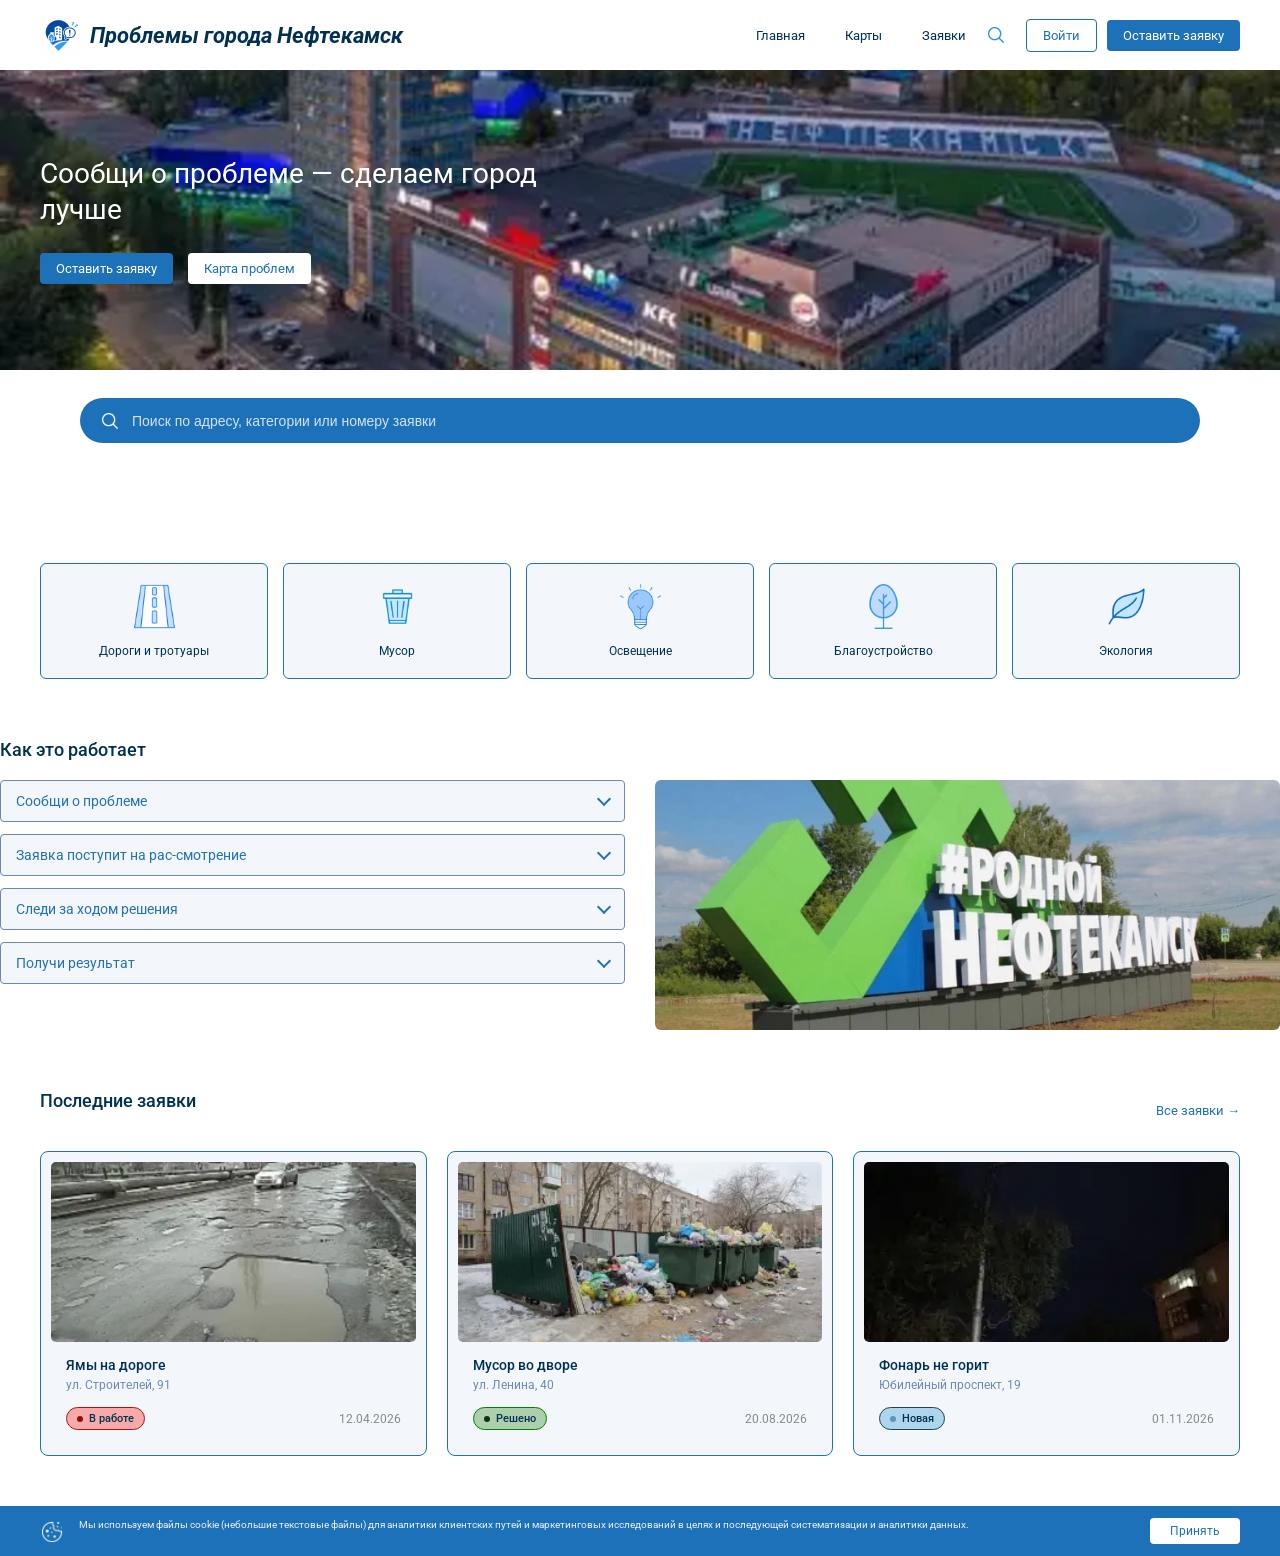
<file: index.html>
<!DOCTYPE html>
<html lang="ru">
<head>
    <meta charset="UTF-8">
    <meta name="viewport" content="width=device-width, initial-scale=1.0">
    <title>Проблемы города Нефтекамск</title>
    <link rel="stylesheet" href="/styles/style.css">
</head>
<body>

    <header class="header">
        <div class="header__inner container">
            <div class="logo">
                <a href="index.html">
                    <img src="/img/лого.png" alt="Логотип" class="logo__img">
                    <span class="logo__text">Проблемы города Нефтекамск</span>
                </a>
            </div>
            <nav class="nav">
                <a href="index.html" class="nav__link">Главная</a>
                <a href="#" class="nav__link">Карты</a>
                <a href="#" class="nav__link">Заявки</a>
            </nav>
            <div class="header__actions">
                <img src="/img/поискгол.png" alt="Поиск" class="header__search-icon">
                <div class="header__auth-btns">
                    <a href="/главная/login.html" id = "btn-login" class="btn btn--outline">Войти</a>
                    <a href="#" class="btn btn--primary">Оставить заявку</a>
                </div>
            </div>
        </div>
    </header>

    <section class="banner">
        <img src="/img/банер.webp" alt="Город" class="banner__bg">
        <div class="banner__overlay"></div>
        <div class="container banner__content">
            <h1 class="banner__title">Сообщи о проблеме —
сделаем город лучше</h1>
            <div class="banner__actions">
                <a href="#" class="btn btn--primary">Оставить заявку</a>
                <a href="#" class="btn btn--white">Карта проблем</a>
            </div>
        </div>
    </section>

    <div class="search-bar">
        <div class="container">
            <div class="search-bar__container">
                <img src="/img/поискбел.png" alt="Поиск" class="search-bar__icon">
                <input type="text" class="search-bar__input" placeholder="Поиск по адресу, категории или номеру заявки">
            </div>
        </div>
    </div>

    <section class="categories-section container">
        <div class="categories">
            <div class="category-card">
                <img src="/img/дорога1.png" alt="Дороги">
                <span>Дороги и тротуары</span>
            </div>
            <div class="category-card">
                <img src="/img/мусорка1.png" alt="Мусор">
                <span>Мусор</span>
            </div>
            <div class="category-card">
                <img src="/img/лампочка1.png" alt="Освещение">
                <span>Освещение</span>
            </div>
            <div class="category-card">
                <img src="/img/дерево1.png" alt="Благоустройство">
                <span>Благоустройство</span>
            </div>
            <div class="category-card">
                <img src="/img/лист1.png" alt="Экология">
                <span>Экология</span>
            </div>
        </div>
    </section>

    <section class="how-it-works container">
        <h2 class="section-title">Как это работает</h2>
        <div class="how-it-works__content">
            <div class="accordion">
                <details class="accordion__item">
                    <summary class="accordion__header">Сообщи о проблеме</summary>
                    <div class="accordion__body">Нажмите кнопку "Оставить за-явку". Выберите категорию, укажите адрес и опишите ситуацию. При желании до-бавь фотографию!</div>
                </details>
                <details class="accordion__item">
                    <summary class="accordion__header">Заявка поступит на рас-смотрение</summary>
                    <div class="accordion__body">После отправки заявки, обра-щение появится в системе и будет направлено ответственным специалистам.</div>
                </details>
                <details class="accordion__item">
                    <summary class="accordion__header">Следи за ходом решения</summary>
                    <div class="accordion__body">В личном кабинете можно по-смотреть текущий статус обращения и узнать, что происходит с проблемой.</div>
                </details>
                <details class="accordion__item">
                    <summary class="accordion__header">Получи результат</summary>
                    <div class="accordion__body">После рассмотрения ты сможешь ознакомиться с ответом и оценить результат работы.</div>
                </details>
            </div>
            <div class="how-it-works__image">
                <img src="/img/нефтекамск2.webp" alt="Родной Нефтекамск">
            </div>
        </div>
    </section>

    <section class="recent container">
        <div class="recent__header">
            <h2 class="section-title">Последние заявки</h2>
            <a href="/profile.html" class="link">Все заявки →</a>
        </div>
        <div class="cards-grid">
            <div class="card">
                <img src="/img/яма1.webp" alt="Яма" class="card__img">
                <div class="card__content">
                    <h3 class="card__title">Ямы на дороге</h3>
                    <p class="card__address">ул. Строителей, 91</p>
                    <div class="card__footer">
                        <span class="status status--red">В работе</span>
                        <span class="card__date">12.04.2026</span>
                    </div>
                </div>
            </div>
            <div class="card">
                <img src="/img/мусор1.webp" alt="Мусор" class="card__img">
                <div class="card__content">
                    <h3 class="card__title">Мусор во дворе</h3>
                    <p class="card__address">ул. Ленина, 40</p>
                    <div class="card__footer">
                        <span class="status status--green">Решено</span>
                        <span class="card__date">20.08.2026</span>
                    </div>
                </div>
            </div>
            <div class="card">
                <img src="/img/фонарь.webp" alt="Фонарь" class="card__img">
                <div class="card__content">
                    <h3 class="card__title">Фонарь не горит</h3>
                    <p class="card__address">Юбилейный проспект, 19</p>
                    <div class="card__footer">
                        <span class="status status--blue">Новая</span>
                        <span class="card__date">01.11.2026</span>
                    </div>
                </div>
            </div>
        </div>
    </section>

    <footer class="footer">
        <div class="container footer__inner">
            <div class="footer__left">
                <img src="/img/печенье.png" alt="Cookie" class="footer__cookie-icon">
            <p class="footer__text">Мы используем файлы cookie (небольшие текстовые файлы) для аналитики клиентских путей и маркетинговых исследований в целях и последующей систематизации и аналитики данных.</p>
            </div>
            <button class="btn btn--white">Принять</button>
        </div>
    </footer>

    <script>
    if (localStorage.getItem('userLoggedIn') === 'true') {
        var btnLogin = document.getElementById('btn-login');
        if (btnLogin) {
            btnLogin.innerText = 'Профиль';
            btnLogin.href = 'profile.html';
            btnLogin.classList.remove('btn--outline');
            btnLogin.classList.add('btn--primary');
        }
    }
    </script>

</body>
</html>
</file>
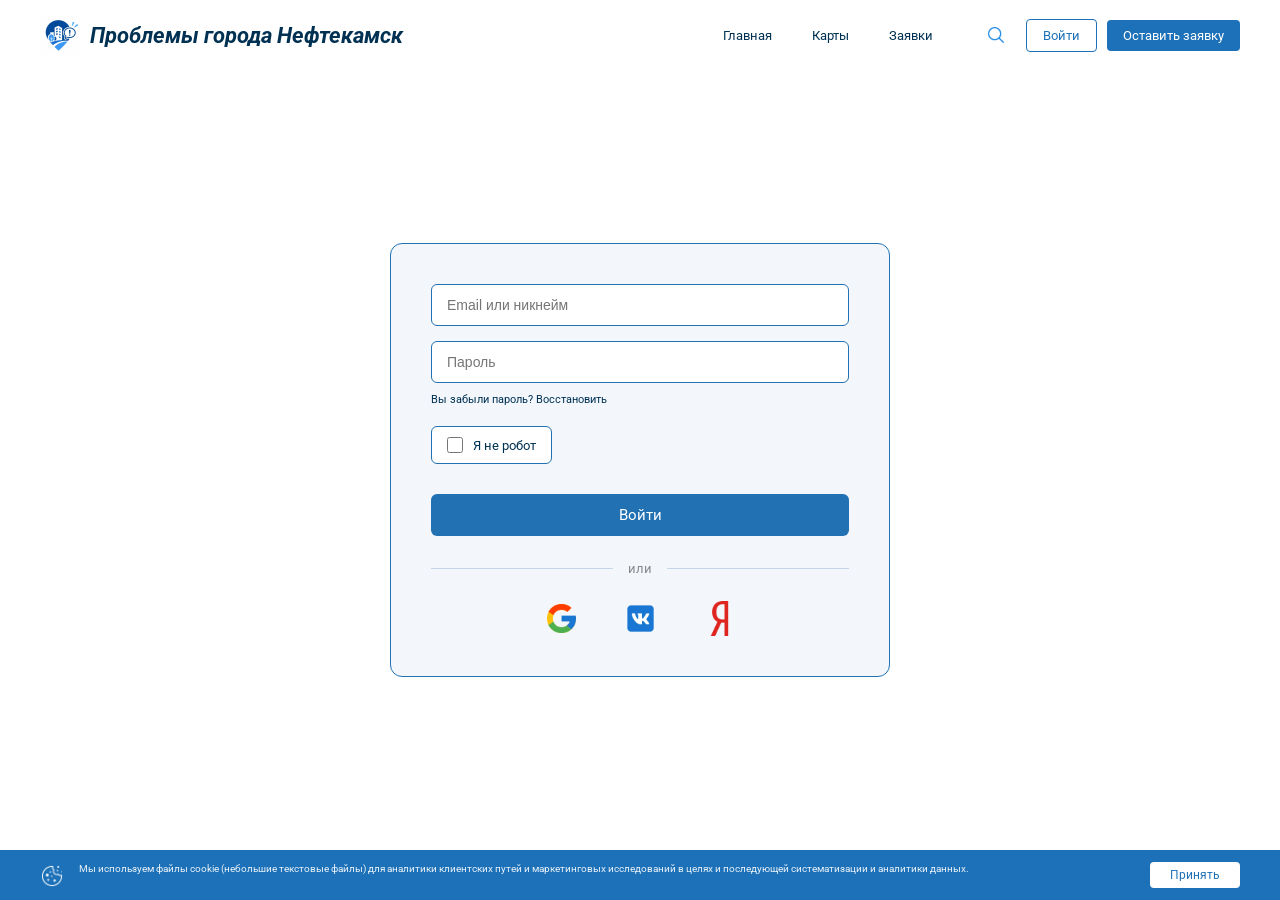
<file: login.html>
<!DOCTYPE html>
<html lang="ru">
<head>
    <meta charset="UTF-8">
    <meta name="viewport" content="width=device-width, initial-scale=1.0">
    <title>Вход - Проблемы города Нефтекамск</title>
    <link rel="stylesheet" href="/styles/stylelog.css">
</head>
<body>
    <header class="header">
        <div class="header__inner container">
            <div class="logo">
                <a href="/главная/index.html">
                    <img src="/img/лого.png" alt="Логотип" class="logo__img">
                    <span class="logo__text">Проблемы города Нефтекамск</span>
                </a>
            </div>
            <nav class="nav">
                <a href="/главная/index.html" class="nav__link">Главная</a>
                <a href="#" class="nav__link">Карты</a>
                <a href="#" class="nav__link">Заявки</a>
            </nav>
            <div class="header__actions">
                <img src="/img/поискгол.png" alt="Поиск" class="header__search-icon">
                <div class="header__auth-btns">
                    <a href="login.html" class="btn btn--outline">Войти</a>
                    <a href="#" class="btn btn--primary">Оставить заявку</a>
                </div>
            </div>
        </div>
    </header>

    <main class="auth-wrapper">
        <div class="auth-card">
            
            <div class="auth-inputs">
                <input type="text" id="login" placeholder="Email или никнейм" class="auth-input">
                <input type="password" id="password" placeholder="Пароль" class="auth-input">
            </div>

            <a href="#" class="auth-forgot">Вы забыли пароль? <span class="auth-forgot__link">Восстановить</span></a>

            <div class="auth-checkbox">
                <input type="checkbox" id="robot" class="auth-checkbox__input">
                <label for="robot" class="auth-checkbox__label">Я не робот</label>
            </div>

            <button class="btn btn--primary auth-submit" onclick="checkLogin()">Войти</button>

            <div class="auth-divider">или</div>

            <div class="auth-socials">
                <img src="/img/гугл.png" alt="Google" class="auth-social-icon">
                <img src="/img/вк.png" alt="VK" class="auth-social-icon">
                <img src="/img/яндекс.png" alt="Yandex" class="auth-social-icon">
            </div>

        </div>
    </main>
    
    <footer class="footer">
        <div class="container footer__inner">
            <div class="footer__left">
                <img src="/img/печенье.png" alt="Cookie" class="footer__cookie-icon">
                <p class="footer__text">Мы используем файлы cookie (небольшие текстовые файлы) для аналитики клиентских путей и маркетинговых исследований в целях и последующей систематизации и аналитики данных.</p>
            </div>
            <button class="btn btn--white">Принять</button>
        </div>
    </footer>
    <script>
        function checkLogin() {
            var loginValue = document.getElementById('login').value;
            var passValue = document.getElementById('password').value;
            var isRobotChecked = document.getElementById('robot').checked;
            if (loginValue === 'Кира' && passValue === 'Kira01' && isRobotChecked) {
                localStorage.setItem('userLoggedIn','true');
                window.location.href = "profile.html";
            } else {
                alert('Неверный логин или пароль! (Подсказка: не забудьте галочку)');
            }
        }
    </script>

</body>
</html>
</file>
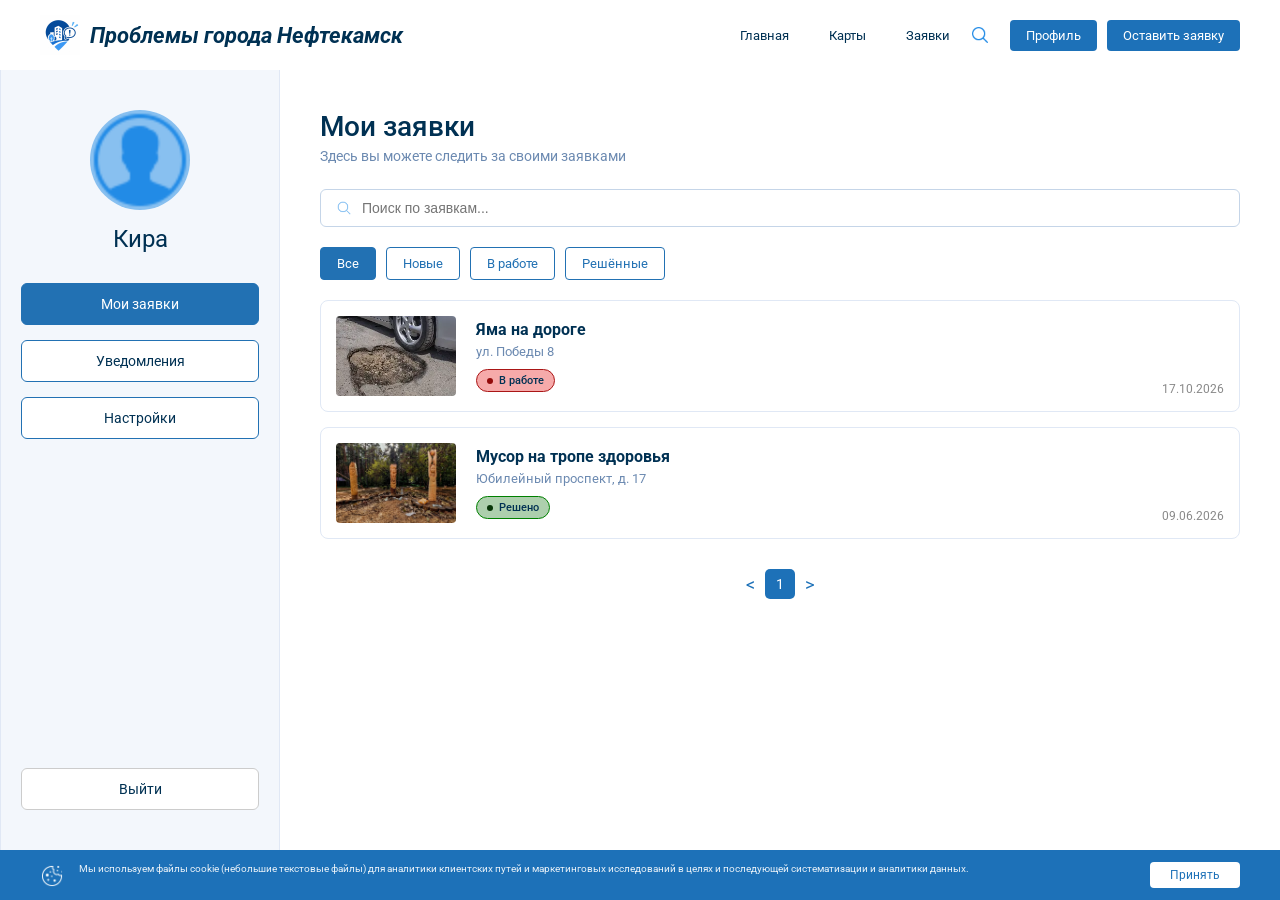
<file: profile.html>
<!DOCTYPE html>
<html lang="ru">
<head>
    <meta charset="UTF-8">
    <meta name="viewport" content="width=device-width, initial-scale=1.0">
    <title>Мои заявки - Проблемы города Нефтекамск</title>
    <link rel="stylesheet" href="../styles/styleprof.css">
</head>
<body>

    <header class="header">
        <div class="header__inner container">
            <div class="logo">
                <a href="index.html">
                    <img src="/img/лого.png" alt="Логотип" class="logo__img">
                    <span class="logo__text">Проблемы города Нефтекамск</span>
                </a>
            </div>
            <nav class="nav">
                <a href="index.html" class="nav__link">Главная</a>
                <a href="#" class="nav__link">Карты</a>
                <a href="#" class="nav__link">Заявки</a>
            </nav>
            <div class="header__actions">
                <img src="/img/поискгол.png" alt="Поиск" class="header__search-icon">
                <div class="header__auth-btns">
                    <a href="profile.html" class="btn btn--primary" style="color: white;">Профиль</a>
                    <a href="#" class="btn btn--primary">Оставить заявку</a>
                </div>
            </div>
        </div>
    </header>

    <main class="profile-layout">
        
        <input type="checkbox" id="tab-requests" class="tab-input" checked>
        <input type="checkbox" id="tab-notifications" class="tab-input">
        <input type="checkbox" id="tab-settings" class="tab-input">

        <aside class="sidebar">
            <div class="sidebar__avatar">
                <img src="/img/профиль.png" alt="Аватар" class="avatar-img">
            </div>
            <h2 class="sidebar__name">Кира</h2>
            
            <div class="sidebar__menu">
                <label for="tab-requests" class="menu-btn">Мои заявки</label>
                <label for="tab-notifications" class="menu-btn">Уведомления</label>
                <label for="tab-settings" class="menu-btn">Настройки</label>
            </div>

            <a href="login.html" class="menu-btn menu-btn--logout" onclick="localStorage.removeItem('userLoggedIn')">Выйти</a>
        </aside>

        <section class="content">
            
            <div class="tab-content content--requests">
                <h1 class="content__title">Мои заявки</h1>
                <p class="content__subtitle">Здесь вы можете следить за своими заявками</p>
                
                <div class="search-box">
                    <img src="/img/поискгол.png" alt="Поиск" class="search-box__icon">
                    <input type="text" placeholder="Поиск по заявкам..." class="search-box__input">
                </div>

                <div class="filters">
                    <input type="radio" name="filter" id="f-all" class="filter-input" checked>
                    <input type="radio" name="filter" id="f-new" class="filter-input">
                    <input type="radio" name="filter" id="f-work" class="filter-input">
                    <input type="radio" name="filter" id="f-done" class="filter-input">

                    <div class="filter-btns">
                        <label for="f-all" class="filter-btn">Все</label>
                        <label for="f-new" class="filter-btn">Новые</label>
                        <label for="f-work" class="filter-btn">В работе</label>
                        <label for="f-done" class="filter-btn">Решённые</label>
                    </div>

                    <div class="requests-list">
                        <div class="request-item item--work">
                            <img src="/img/яма2.webp" alt="Яма" class="request-img">
                            <div class="request-info">
                                <h3 class="request-title">Яма на дороге</h3>
                                <p class="request-address">ул. Победы 8</p>
                                <span class="status status--red">В работе</span>
                            </div>
                            <span class="request-date">17.10.2026</span>
                        </div>

                        <div class="request-item item--done">
                            <img src="/img/мусор2.jpg" alt="Мусор" class="request-img">
                            <div class="request-info">
                                <h3 class="request-title">Мусор на тропе здоровья</h3>
                                <p class="request-address">Юбилейный проспект, д. 17</p>
                                <span class="status status--green">Решено</span>
                            </div>
                            <span class="request-date">09.06.2026</span>
                        </div>
                    </div>

                    <div class="pagination">
                        <span class="page-arrow"><</span>
                        <span class="page-num active">1</span>
                        <span class="page-arrow">></span>
                    </div>
                </div>
            </div>

            <div class="tab-content content--notifications">
                <h1 class="content__title">Уведомления</h1>
                <p class="content__subtitle">Здесь будут отображаться ваши уведомления.</p>
            </div>

            <div class="tab-content content--settings">
                <h1 class="content__title">Настройки</h1>
                <p class="content__subtitle">Здесь вы можете изменить настройки профиля.</p>
            </div>

        </section>
    </main>

    <footer class="footer">
        <div class="container footer__inner">
            <div class="footer__left">
                <img src="/img/печенье.png" alt="Cookie" class="footer__cookie-icon">
                <p class="footer__text">Мы используем файлы cookie (небольшие текстовые файлы) для аналитики клиентских путей и маркетинговых исследований в целях и последующей систематизации и аналитики данных.</p>
            </div>
            <button class="btn btn--white">Принять</button>
        </div>
    </footer>

    <script>
    if (localStorage.getItem('userLoggedIn') === 'true') {
        var btnLogin = document.getElementById('btn-login');
        if (btnLogin) {
            btnLogin.innerText = 'Профиль';
            btnLogin.href = 'profile.html';
            btnLogin.classList.remove('btn--outline');
            btnLogin.classList.add('btn--primary');
        }
    }
    </script>

</body>
</html>
</file>
<file: styles/style.css>
@import url('https://fonts.googleapis.com/css2?family=Roboto:ital,wght@0,400;0,500;0,700;1,400;1,700&display=swap');
* {
    margin: 0;
    padding: 0;
    box-sizing: border-box;
}
body {
    font-family: 'Roboto', sans-serif;
    background-color: #FFFFFF;
    color: #003153;
    display: flex;
    flex-direction: column;
    min-height: 100vh;
}
a {
    text-decoration: none;
    color: inherit;
}
.container {
    max-width: 1440px;
    margin: 0 auto;
    padding: 0 40px;
    width: 100%;
}
.btn {
    display: inline-block;
    padding: 8px 16px;
    border-radius: 4px;
    font-size: 13px;
    cursor: pointer;
    border: none;
    text-align: center;
    transition: 0.2s;
    font-family: inherit;
}
.btn--primary { background: #1d71b8; color: #FFF; }
.btn--primary:hover { background: #155a96; }
.btn--white { background: #FFFFFF; color: #1d71b8; }
.btn--white:hover { background: #F5F5F5; }
.btn--outline { border: 1px solid #1d71b8; color: #1d71b8; background: transparent; }
.btn--outline:hover { background: #F3F7FC; }
.header {
    background: #FFF;
    height: 70px;
    display: flex;
    align-items: center;
    width: 100%;
    box-shadow: 0 1px 3px rgba(0,0,0,0.05);
}
.header__inner {
    display: flex;
    justify-content: space-between;
    align-items: center;
    width: 100%;
}
.logo a {
    display: flex;
    align-items: center;
    gap: 10px;
}
.logo__img {
    width: 40px;
    height: 40px;
    object-fit: contain;
}
.logo__text {
    font-weight: 700;
    font-style: italic;
    font-size: 22px;
    color: #003153;
}
.nav {
    display: flex;
    gap: 40px;
    margin-left: auto;
    margin-right: 20px;
}
.nav__link {
    font-size: 13px;
    color: #003153;
    transition: color 0.2s;
}
.nav__link:hover { color: #1d71b8; }
.header__actions {
    display: flex;
    align-items: center;
    gap: 20px;
}
.header__search-icon {
    width: 20px;
    height: 20px;
    cursor: pointer;
    object-fit: contain;
}
.header__auth-btns {
    display: flex;
    gap: 10px;
    align-items: center;
}
.banner {
    position: relative;
    padding: 60px 0;
    width: 100%;
    height: 300px;
    display: flex;
    align-items: center;
    overflow: hidden;
}
.banner__bg {
    position: absolute;
    top: 0;
    left: 0;
    width: 100%;
    height: 100%;
    object-fit: cover;
    z-index: 1;
}
.banner__overlay {
    position: absolute;
    top: 0;
    left: 0;
    width: 100%;
    height: 100%;
    z-index: 2;
}
.banner__content {
    position: relative;
    z-index: 3;
    color: #FFF;
}
.banner__title {
    font-size: 28px;
    font-weight: 400;
    margin-bottom: 25px;
    line-height: 1.3;
    max-width: 500px;
}
.banner__actions {
    display: flex;
    gap: 15px;
}
.search-bar {
    background: #FFFFFF;
    padding: 50px 40px;
    width: 100%;
}
.search-bar__container {
    display: flex;
    align-items: center;
    background: #1d71b8;
    border-radius: 30px;
    padding: 0 20px;
    height: 45px;
    max-width: 1360px;
    margin: -22px auto 30px auto;
    width: 100%;
    position: relative;
    z-index: 10;
}
.search-bar__icon {
    width: 20px;
    height: 20px;
    margin-right: 12px;
    object-fit: contain;
    flex-shrink: 0;
}
.search-bar__input {
    width: 100%;
    border: none;
    outline: none;
    font-size: 14px;
    color: #FFFFFF;
    background: transparent;
}
.search-bar__input::placeholder { 
    color: rgba(255, 255, 255, 0.8);
}
.categories {
    display: flex;
    justify-content: space-between;
    padding: 40px 0;
    gap: 15px;
}
.category-card {
    flex: 1;
    display: flex;
    flex-direction: column;
    align-items: center;
    justify-content: center;
    gap: 15px;
    padding: 20px 10px;
    border: 1px solid #2271B3;
    border-radius: 6px;
    background: #F3F7FC;
    text-align: center;
    font-size: 12px;
    color: #003153;
    cursor: pointer;
    transition: 0.2s;
}
.category-card:hover {
    border-color: #1d71b8;
    box-shadow: 0 4px 10px rgba(0,0,0,0.05);
}
.category-card img {
    width: 45px;
    height: 45px;
    object-fit: contain;
}
.section-title {
    font-size: 18px;
    font-weight: 500;
    margin-bottom: 20px;
}
.how-it-works {
    background: transparent;
    padding: 20px 0;
    margin-bottom: 40px;
}
.how-it-works__content {
    display: flex;
    gap: 30px;
    align-items: stretch;
}
.accordion {
    flex: 1;
    display: flex;
    flex-direction: column;
    gap: 12px;
}
.accordion__item {
    border: 1px solid #6C8AB1;
    border-radius: 4px;
    overflow: hidden;
    background: #F3F7FC;
}
.accordion__header {
    padding: 12px 15px;
    font-size: 14px;
    cursor: pointer;
    list-style: none;
    display: flex;
    justify-content: space-between;
    align-items: center;
    color: #2271B3;
}
.accordion__header::-webkit-details-marker { display: none; }
.accordion__header::after {
    content: '';
    width: 8px;
    height: 8px;
    border-right: 2px solid #2271B3;
    border-bottom: 2px solid #2271B3;
    transform: rotate(45deg);
    margin-bottom: 4px;
}
.accordion__item[open] .accordion__header::after {
    transform: rotate(-135deg);
    margin-bottom: -4px;
}
.accordion__body {
    padding: 10px 15px;
    font-size: 13px;
    line-height: 1.5;
    background: #FFF;
    border-top: 1px solid #2271B3;
}
.how-it-works__image {
    flex: 1;
    border-radius: 6px;
    overflow: hidden;
    display: flex;
    position: relative;
    min-height: 250px;
}
.how-it-works__image img {
    width: 100%;
    height: 100%;
    object-fit: cover;
    position: absolute;
    top: 0;
    left: 0;
}
.recent {
    padding-bottom: 50px;
    width: 100%;
}
.recent__header {
    display: flex;
    justify-content: space-between;
    align-items: center;
    margin-bottom: 20px;
}
.link {
    color: #1d71b8;
    font-size: 13px;
}
.link:hover { text-decoration: underline; }
.cards-grid {
    display: grid;
    grid-template-columns: repeat(3, 1fr);
    gap: 20px;
}
.card {
    border: 1px solid #2271B3;
    border-radius: 8px;
    overflow: hidden;
    background: #F3F7FC;
    display: flex;
    flex-direction: column;
    padding: 10px;
}
.card__img {
    width: 100%;
    height: 180px;
    object-fit: cover;
    display: block;
    border-radius: 5px;
}
.card__content { 
    padding: 15px; 
    display: flex;
    flex-direction: column;
    flex-grow: 1;
}
.card__title { 
    font-size: 14px; 
    font-weight: 500; 
    margin-bottom: 5px; 
    color: #003153;
}
.card__address { 
    font-size: 12px; 
    color: #6C8AB1; 
    margin-bottom: 15px; 
}
.card__footer {
    display: flex;
    justify-content: space-between;
    align-items: center;
    font-size: 12px;
    margin-top: auto;
}
.card__date {
    color: #888;
    font-size: 12px;
}
.status { 
    padding: 4px 10px; 
    border-radius: 12px; 
    font-size: 11px; 
    display: flex; 
    align-items: center; 
    gap: 6px; 
    font-weight: 500;
}
.status::before {
    content: '';
    display: inline-block;
    width: 6px;
    height: 6px;
    border-radius: 50%;
}
.status--red { background: #F6AAAA; border: 1px solid #AA1616; color: #003153; }
.status--red::before { background: #930B0B; }
.status--green { background: #ADCFAD; border: 1px solid #008000; color: #003153; }
.status--green::before { background: #073607; }
.status--blue { background: #ADD6ED; border: 1px solid #26404E; color: #003153; }
.status--blue::before { background: #5797BB; }
.footer {
    background: #1d71b8;
    color: #FFF;
    padding: 12px 0;
    margin-top: auto;
}
.footer__inner {
    display: flex;
    justify-content: space-between;
    align-items: center;
    gap: 20px;
}
.footer__left {
    display: flex;
    align-items: flex-start;
    gap: 15px;
}
.footer__cookie-icon {
    width: 24px;
    height: 24px;
    flex-shrink: 0;
    margin-top: 2px;
    object-fit: contain;
}
.footer__text { 
    font-size: 10px; 
    line-height: 1.4; 
    color: rgba(255, 255, 255, 0.9);
    margin: 0;
}
.footer .btn--white {
    padding: 6px 20px;
    font-size: 12px;
    flex-shrink: 0;
}
.auth-wrapper {
    flex-grow: 1;
    display: flex;
    justify-content: center;
    align-items: center;
    padding: 60px 20px;
    background-color: #FFFFFF;
}
.auth-card {
    background-color: #F3F7FC;
    border: 1px solid #E0E8F5;
    border-radius: 12px;
    padding: 40px;
    width: 100%;
    max-width: 500px;
}
.auth-inputs {
    display: flex;
    flex-direction: column;
    gap: 15px;
    margin-bottom: 10px;
}
.auth-input {
    width: 100%;
    padding: 12px 15px;
    border: 1px solid #C5D5E8;
    border-radius: 6px;
    background-color: #FFFFFF;
    font-size: 14px;
    outline: none;
}
.auth-input:focus {
    border-color: #1d71b8;
}
.auth-forgot {
    display: block;
    font-size: 11px;
    color: #003153;
    margin-bottom: 20px;
    text-decoration: none;
}
.auth-forgot__link {
    color: #2271B3;
    text-decoration: underline;
}
.auth-forgot__link:hover {
    color: #155a96;
}
.auth-checkbox {
    display: flex;
    align-items: center;
    gap: 10px;
    margin-bottom: 30px;
    border: 1px solid #C5D5E8;
    padding: 10px 15px;
    border-radius: 6px;
    background-color: #FFFFFF;
    width: fit-content;
}
.auth-checkbox__input {
    width: 16px;
    height: 16px;
    cursor: pointer;
}
.auth-checkbox__label {
    font-size: 13px;
    color: #003153;
    cursor: pointer;
}
.auth-submit {
    width: 100%;
    padding: 12px;
    font-size: 15px;
    border-radius: 6px;
    background-color: #2271B3;
}
.auth-divider {
    display: flex;
    align-items: center;
    text-align: center;
    color: #888;
    font-size: 13px;
    margin: 25px 0;
}
.auth-divider::before,
.auth-divider::after {
    content: '';
    flex: 1;
    border-bottom: 1px solid #C5D5E8;
}
.auth-divider::before { margin-right: 15px; }
.auth-divider::after { margin-left: 15px; }
.auth-socials {
    display: flex;
    justify-content: center;
    gap: 44px;
}
.auth-social-icon {
    width: 35px;
    height: 35px;
    cursor: pointer;
    object-fit: contain;
}
</file>
<file: styles/stylelog.css>
@import url('https://fonts.googleapis.com/css2?family=Roboto:ital,wght@0,400;0,500;0,700;1,400;1,700&display=swap');

* {
    margin: 0;
    padding: 0;
    box-sizing: border-box;
}

body {
    font-family: 'Roboto', sans-serif;
    background-color: #FFFFFF;
    color: #003153;
    display: flex;
    flex-direction: column;
    min-height: 100vh;
}

a {
    text-decoration: none;
    color: inherit;
}

.container {
    max-width: 1440px;
    margin: 0 auto;
    padding: 0 40px;
    width: 100%;
}

.btn {
    display: inline-block;
    padding: 8px 16px;
    border-radius: 4px;
    font-size: 13px;
    cursor: pointer;
    border: none;
    text-align: center;
    transition: 0.2s;
    font-family: inherit;
}

.btn--primary { background: #1d71b8; color: #FFF; }
.btn--primary:hover { background: #155a96; }
.btn--white { background: #FFFFFF; color: #1d71b8; }
.btn--white:hover { background: #F5F5F5; }
.btn--outline { border: 1px solid #1d71b8; color: #1d71b8; background: transparent; }
.btn--outline:hover { background: #F3F7FC; }

.header {
    background: #FFF;
    height: 70px;
    display: flex;
    align-items: center;
    width: 100%;
    box-shadow: 0 1px 3px rgba(0,0,0,0.05);
}

.header__inner {
    display: flex;
    justify-content: space-between;
    align-items: center;
    width: 100%;
}

.logo a {
    display: flex;
    align-items: center;
    gap: 10px;
}

.logo__img {
    width: 40px;
    height: 40px;
    object-fit: contain;
}

.logo__text {
    font-weight: 700;
    font-style: italic;
    font-size: 22px;
    color: #003153;
}

.nav {
    display: flex;
    gap: 40px;
    margin-left: auto;
    margin-right: 53px;
}

.nav__link {
    font-size: 13px;
    color: #003153;
    transition: color 0.2s;
}

.nav__link:hover { color: #1d71b8; }

.header__actions {
    display: flex;
    align-items: center;
    gap: 20px;
}

.header__search-icon {
    width: 20px;
    height: 20px;
    cursor: pointer;
    object-fit: contain;
}

.header__auth-btns {
    display: flex;
    gap: 10px;
    align-items: center;
}

.footer {
    background: #1d71b8;
    color: #FFF;
    padding: 12px 0;
    margin-top: auto;
}

.footer__inner {
    display: flex;
    justify-content: space-between;
    align-items: center;
    gap: 20px;
}

.footer__left {
    display: flex;
    align-items: flex-start;
    gap: 15px;
}

.footer__cookie-icon {
    width: 24px;
    height: 24px;
    flex-shrink: 0;
    margin-top: 2px;
    object-fit: contain;
}

.footer__text { 
    font-size: 10px; 
    line-height: 1.4; 
    color: rgba(255, 255, 255, 0.9);
    margin: 0;
}

.footer .btn--white {
    padding: 6px 20px;
    font-size: 12px;
    flex-shrink: 0;
}

.auth-wrapper {
    flex-grow: 1;
    display: flex;
    justify-content: center;
    align-items: center;
    padding: 60px 20px;
    background-color: #FFFFFF;
}

.auth-card {
    background-color: #F3F7FC;
    border: 1px solid #2271B3;
    border-radius: 12px;
    padding: 40px;
    width: 100%;
    max-width: 500px;
}

.auth-inputs {
    display: flex;
    flex-direction: column;
    gap: 15px;
    margin-bottom: 10px;
}

.auth-input {
    width: 100%;
    padding: 12px 15px;
    border: 1px solid #2271B3;
    border-radius: 6px;
    background-color: #FFFFFF;
    font-size: 14px;
    outline: none;
    color: #6C8AB1;
}

.auth-input:focus {
    border-color: #1d71b8;
}

.auth-forgot {
    display: block;
    font-size: 11px;
    color: #003153;
    margin-bottom: 20px;
}

.auth-checkbox {
    display: flex;
    align-items: center;
    gap: 10px;
    margin-bottom: 30px;
    border: 1px solid #2271B3;
    padding: 10px 15px;
    border-radius: 6px;
    background-color: #FFFFFF;
    width: fit-content;
}

.auth-checkbox__input {
    width: 16px;
    height: 16px;
    cursor:pointer;
}

.auth-checkbox__label {
    font-size: 13px;
    color: #003153;
    cursor: pointer;
}

.auth-submit {
    width: 100%;
    padding: 12px;
    font-size: 15px;
    border-radius: 6px;
    background-color: #2271B3;
}

.auth-divider {
    display: flex;
    align-items: center;
    text-align: center;
    color: #888;
    font-size: 13px;
    margin: 25px 0;
}

.auth-divider::before,
.auth-divider::after {
    content: '';
    flex: 1;
    border-bottom: 1px solid #C5D5E8;
}

.auth-divider::before { margin-right: 15px; }
.auth-divider::after { margin-left: 15px; }

.auth-socials {
    display: flex;
    justify-content: center;
    gap: 44px;
}

.auth-social-icon {
    width: 35px;
    height: 35px;
    cursor: pointer;
    object-fit: contain;
}
</file>
<file: styles/styleprof.css>
@import url('https://fonts.googleapis.com/css2?family=Roboto:ital,wght@0,400;0,500;0,700;1,400;1,700&display=swap');
* {
    margin: 0;
    padding: 0;
    box-sizing: border-box;
}
body {
    font-family: 'Roboto', sans-serif;
    background-color: #FFFFFF;
    color: #003153;
    display: flex;
    flex-direction: column;
    min-height: 100vh;
}
a {
    text-decoration: none;
    color: inherit;
}
.container {
    max-width: 1440px;
    margin: 0 auto;
    padding: 0 40px;
    width: 100%;
}
.btn {
    display: inline-block;
    padding: 8px 16px;
    border-radius: 4px;
    font-size: 13px;
    cursor: pointer;
    border: none;
    text-align: center;
    transition: 0.2s;
    font-family: inherit;
}
.btn--primary {
    background: #1d71b8;
    color: #FFF;
}
.btn--primary:hover {
    background: #155a96;
}
.btn--white {
    background: #FFFFFF;
    color: #1d71b8;
}
.btn--white:hover {
    background: #F5F5F5;
}
.header {
    background: #FFF;
    height: 70px;
    display: flex;
    align-items: center;
    width: 100%;
    box-shadow: 0 1px 3px rgba(0,0,0,0.05);
}
.header__inner {
    display: flex;
    justify-content: space-between;
    align-items: center;
    width: 100%;
}
.logo a {
    display: flex;
    align-items: center;
    gap: 10px;
}
.logo__img {
    width: 40px;
    height: 40px;
    object-fit: contain;
}
.logo__text {
    font-weight: 700;
    font-style: italic;
    font-size: 22px;
    color: #003153;
}
.nav {
    display: flex;
    gap: 40px;
    margin-left: auto;
    margin-right: 20px;
}
.nav__link {
    font-size: 13px;
    color: #003153;
    transition: color 0.2s;
}
.nav__link:hover {
    color: #1d71b8;
}
.header__actions {
    display: flex;
    align-items: center;
    gap: 20px;
}
.header__search-icon {
    width: 20px;
    height: 20px;
    cursor: pointer;
    object-fit: contain;
}
.header__auth-btns {
    display: flex;
    gap: 10px;
    align-items: center;
}
.footer {
    background: #1d71b8;
    color: #FFF;
    padding: 12px 0;
    margin-top: auto;
}
.footer__inner {
    display: flex;
    justify-content: space-between;
    align-items: center;
    gap: 20px;
}
.footer__left {
    display: flex;
    align-items: flex-start;
    gap: 15px;
}
.footer__cookie-icon {
    width: 24px;
    height: 24px;
    flex-shrink: 0;
    margin-top: 2px;
    object-fit: contain;
}
.footer__text {
    font-size: 10px;
    line-height: 1.4;
    color: rgba(255, 255, 255, 0.9);
    margin: 0;
}
.footer .btn--white {
    padding: 6px 20px;
    font-size: 12px;
    flex-shrink: 0;
}
.profile-layout {
    flex-grow: 1;
    display: flex;
    width: 100%;
    max-width: 1440px;
    margin: 0 auto;
}
.tab-input,
.filter-input {
    display: none;
}
.sidebar {
    width: 280px;
    background-color: #F3F7FC;
    border-right: 1px solid #E0E8F5;
    border-left: 1px solid #E0E8F5;
    padding: 40px 20px;
    display: flex;
    flex-direction: column;
    align-items: center;
}
.sidebar__avatar {
    width: 100px;
    height: 100px;
    border-radius: 50%;
    background-color: #88C0F0;
    display: flex;
    justify-content: center;
    align-items: center;
    margin-bottom: 15px;
    overflow: hidden;
}
.avatar-img {
    width: 100%;
    height: 100%;
    object-fit: cover;
}
.sidebar__name {
    font-size: 24px;
    font-weight: 400;
    margin-bottom: 30px;
    color: #003153;
}
.sidebar__menu {
    width: 100%;
    display: flex;
    flex-direction: column;
    gap: 15px;
    margin-bottom: auto;
}
.menu-btn {
    display: block;
    width: 100%;
    padding: 12px;
    text-align: center;
    background-color: #FFFFFF;
    border: 1px solid #2271B3;
    border-radius: 6px;
    font-size: 14px;
    color: #003153;
    cursor: pointer;
    transition: 0.2s;
}
.menu-btn:hover {
    background-color: #E0E8F5;
}
.menu-btn--logout {
    background-color: #FFFFFF;
    border: 1px solid #ccc;
    margin-top: 40px;
}
.content {
    flex-grow: 1;
    padding: 40px;
    background: #FFFFFF;
}
.content__title {
    font-size: 28px;
    font-weight: 500;
    margin-bottom: 5px;
}
.content__subtitle {
    font-size: 14px;
    color: #6C8AB1;
    margin-bottom: 25px;
}
.search-box {
    display: flex;
    align-items: center;
    border: 1px solid #C5D5E8;
    border-radius: 6px;
    padding: 10px 15px;
    margin-bottom: 20px;
    background: #FFF;
}
.search-box__icon {
    width: 16px;
    height: 16px;
    margin-right: 10px;
    opacity: 0.5;
}
.search-box__input {
    border: none;
    outline: none;
    width: 100%;
    font-size: 14px;
    color: #333;
}
.filter-btns {
    display: flex;
    gap: 10px;
    margin-bottom: 20px;
}
.filter-btn {
    padding: 8px 16px;
    border: 1px solid #2271B3;
    border-radius: 4px;
    background: #FFFFFF;
    color: #2271B3;
    font-size: 13px;
    cursor: pointer;
    transition: 0.2s;
}
.filter-btn:hover {
    background: #F3F7FC;
}
.request-item {
    display: flex;
    align-items: center;
    border: 1px solid #E0E8F5;
    border-radius: 8px;
    padding: 15px;
    margin-bottom: 15px;
    background: #FFFFFF;
}
.request-img {
    width: 120px;
    height: 80px;
    object-fit: cover;
    border-radius: 4px;
    margin-right: 20px;
}
.request-info {
    flex-grow: 1;
}
.request-title {
    font-size: 16px;
    margin-bottom: 5px;
}
.request-address {
    font-size: 13px;
    color: #6C8AB1;
    margin-bottom: 10px;
}
.request-date {
    font-size: 12px;
    color: #888;
    align-self: flex-end;
}
.status {
    padding: 4px 10px;
    border-radius: 12px;
    font-size: 11px;
    display: inline-flex;
    align-items: center;
    gap: 6px;
    font-weight: 500;
}
.status::before {
    content: '';
    display: inline-block;
    width: 6px;
    height: 6px;
    border-radius: 50%;
}
.status--red { background: #F6AAAA; border: 1px solid #AA1616; color: #003153; }
.status--red::before { background: #930B0B; }
.status--green { background: #ADCFAD; border: 1px solid #008000; color: #003153; }
.status--green::before { background: #073607; }
.pagination {
    display: flex;
    justify-content: center;
    align-items: center;
    gap: 10px;
    margin-top: 30px;
}
.page-num {
    display: flex;
    justify-content: center;
    align-items: center;
    width: 30px;
    height: 30px;
    border-radius: 5px;
    background: #1d71b8;
    color: white;
    font-size: 14px;
}
.page-arrow {
    color: #1d71b8;
    font-size: 18px;
    cursor: pointer;
}
.tab-content {
    display: none;
}
#tab-requests:checked ~ .content .content--requests {
    display: block;
}
#tab-notifications:checked ~ .content .content--notifications {
    display: block;
}
#tab-settings:checked ~ .content .content--settings {
    display: block;
}
#tab-requests:checked ~ .sidebar .sidebar__menu label[for="tab-requests"],
#tab-notifications:checked ~ .sidebar .sidebar__menu label[for="tab-notifications"],
#tab-settings:checked ~ .sidebar .sidebar__menu label[for="tab-settings"] {
    background-color: #2271B3;
    color: #FFFFFF;
    border-color: #2271B3;
}
#f-all:checked ~ .requests-list .request-item {
    display: flex;
}
#f-work:checked ~ .requests-list .request-item {
    display: none;
}
#f-work:checked ~ .requests-list .item--work {
    display: flex;
}
#f-done:checked ~ .requests-list .request-item {
    display: none;
}
#f-done:checked ~ .requests-list .item--done {
    display: flex;
}
#f-all:checked ~ .filter-btns label[for="f-all"],
#f-new:checked ~ .filter-btns label[for="f-new"],
#f-work:checked ~ .filter-btns label[for="f-work"],
#f-done:checked ~ .filter-btns label[for="f-done"] {
    background-color: #2271B3;
    color: #FFFFFF;
}
</file>
